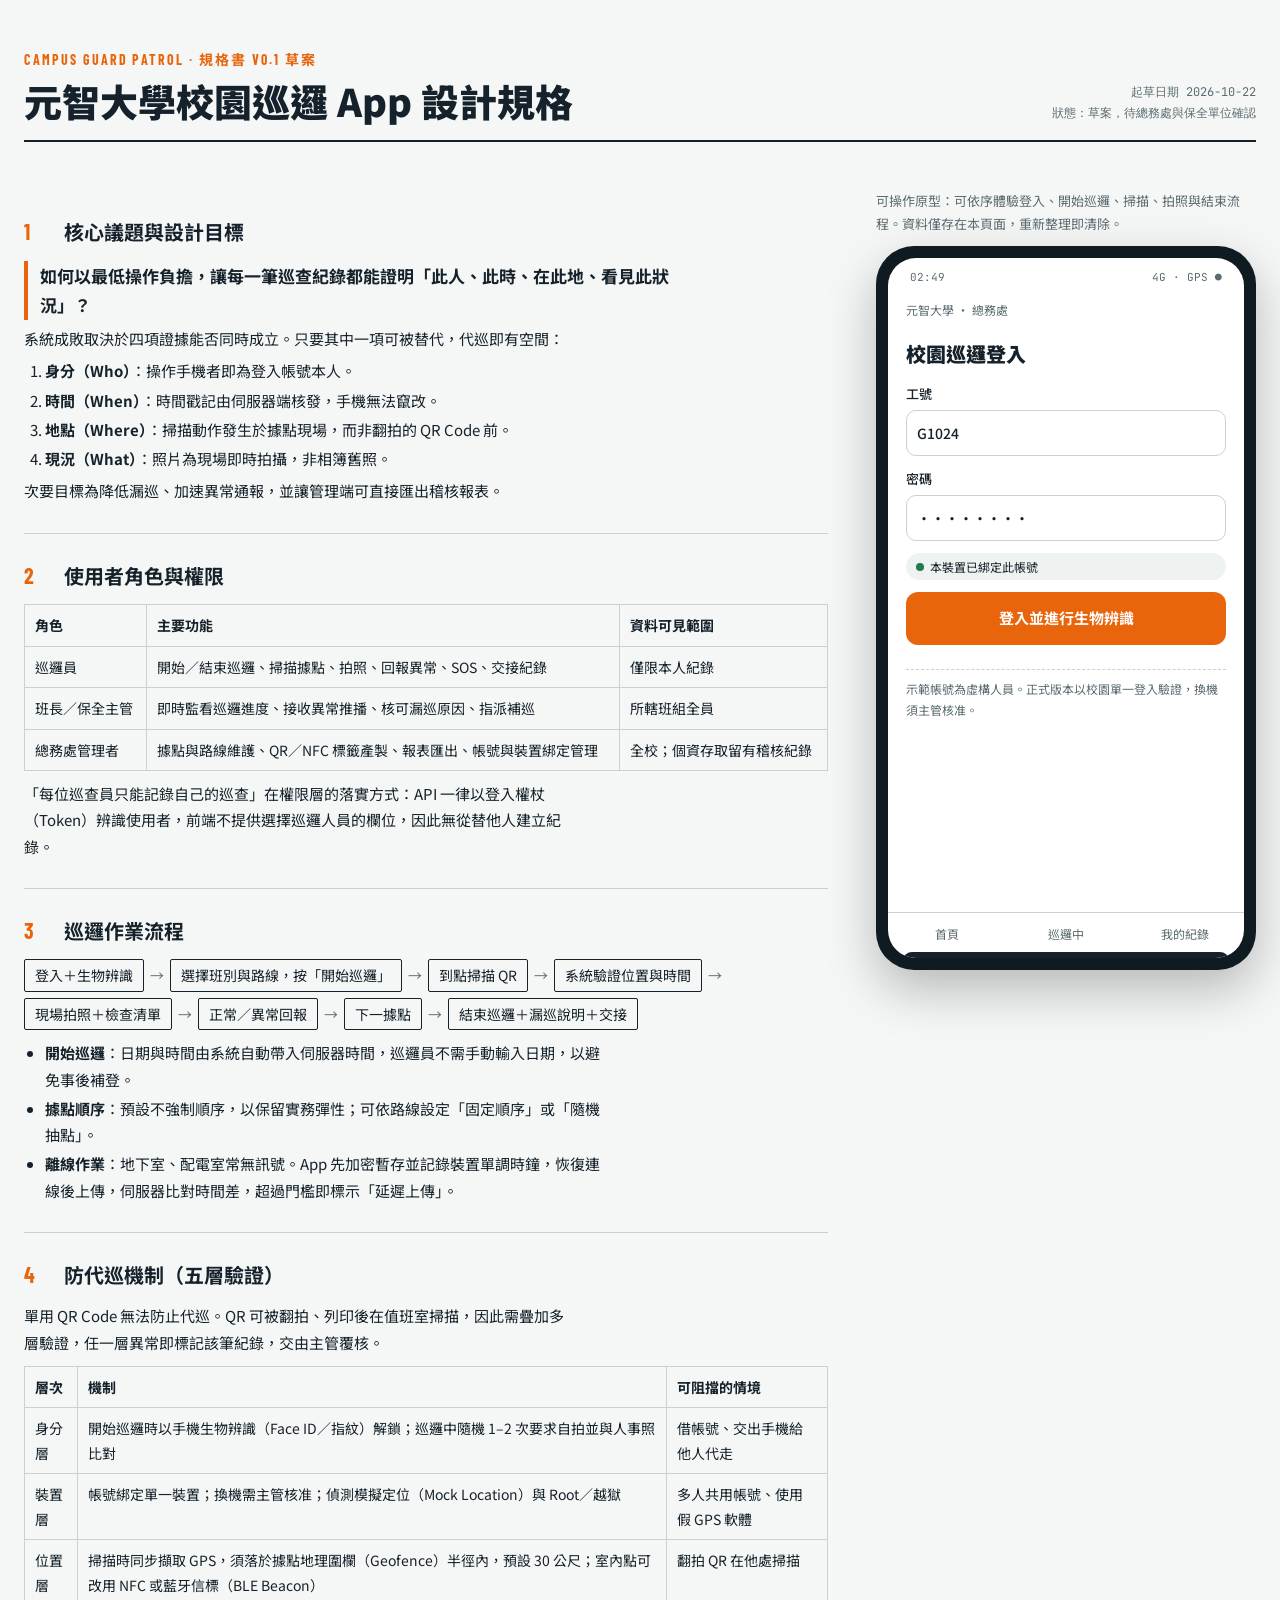
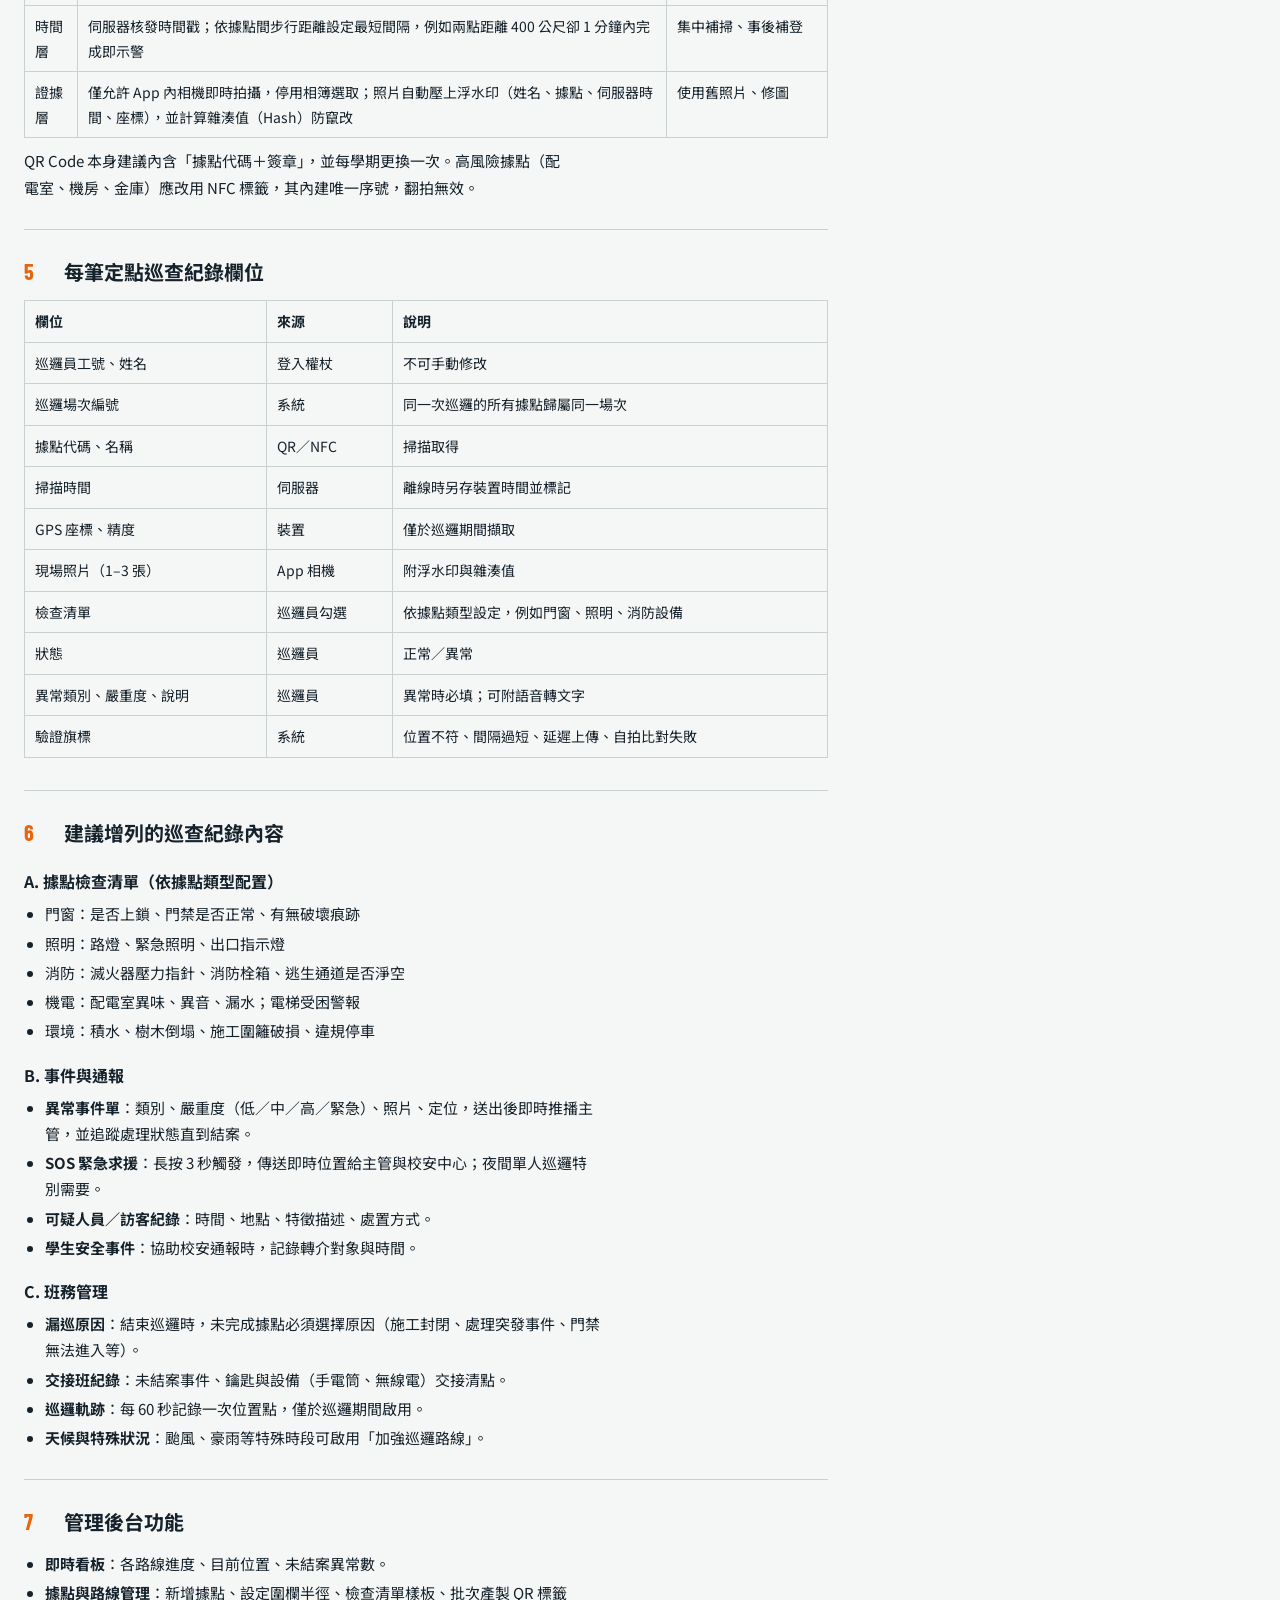
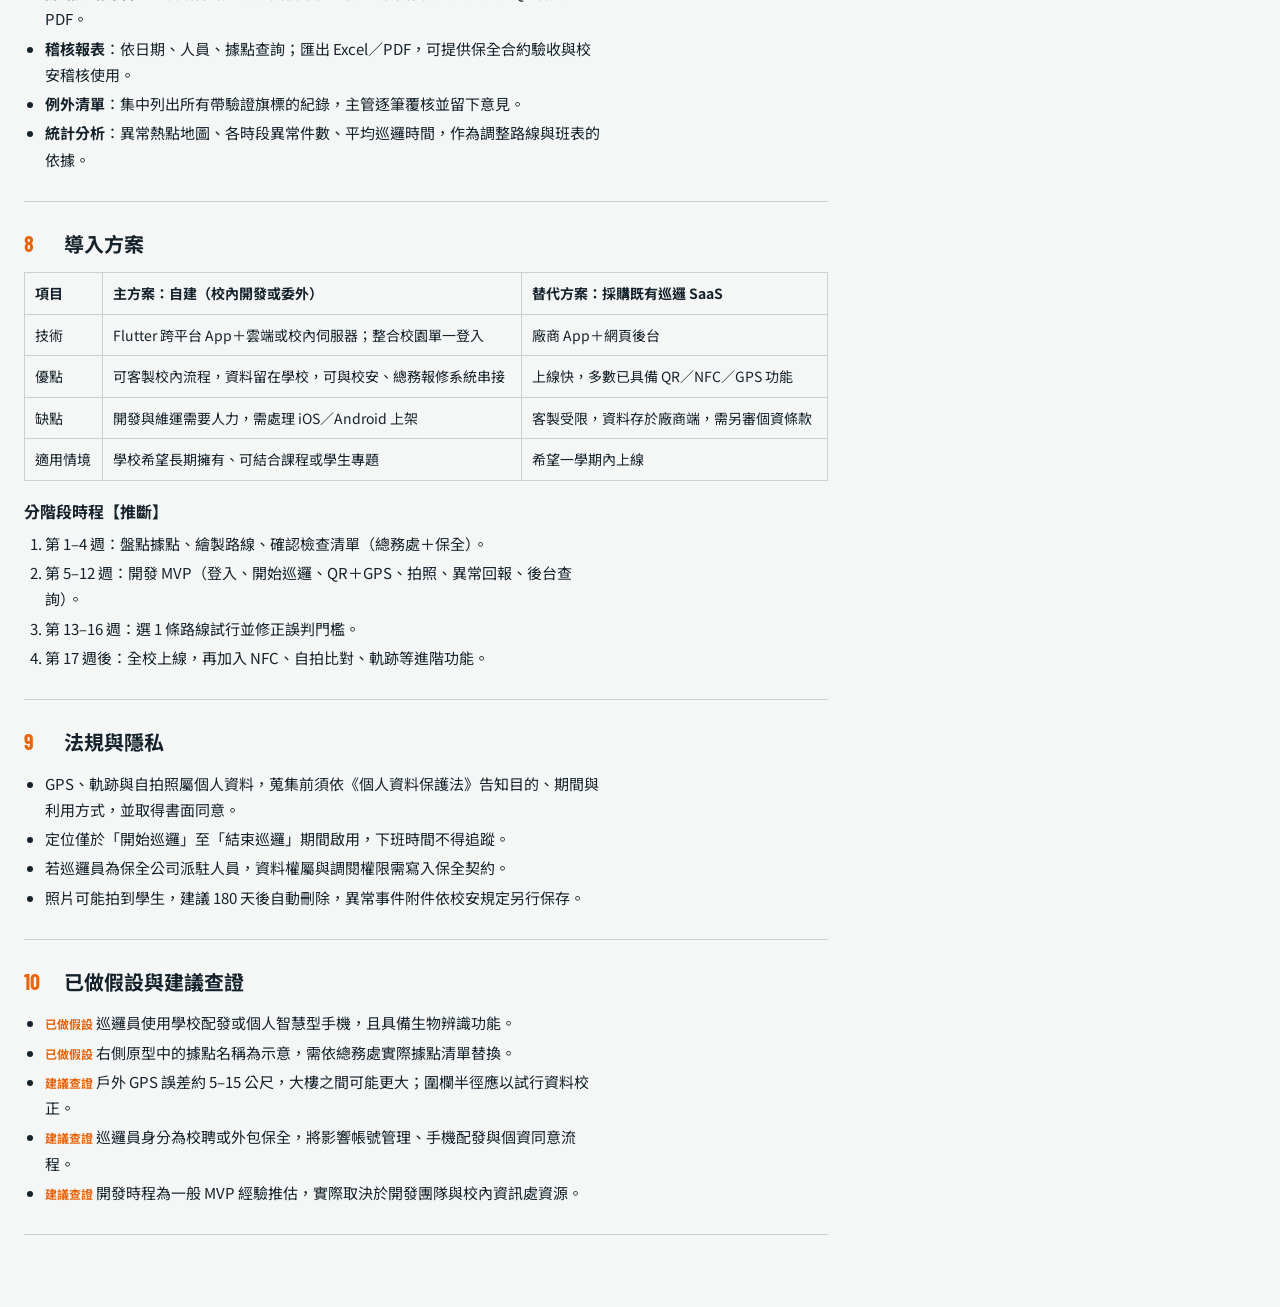
<file: docs/初版設計規格書.html>
<!doctype html>
<html lang="zh-Hant-TW">
<head>
<meta charset="utf-8">
<meta name="viewport" content="width=device-width, initial-scale=1">
<title>元智校園巡邏系統</title>
<link rel="preconnect" href="https://fonts.googleapis.com">
<link rel="stylesheet" href="https://fonts.googleapis.com/css2?family=Noto+Sans+TC:wght@400;500;700;900&family=Barlow+Condensed:wght@500;600;700&family=JetBrains+Mono:wght@400;600&display=swap">
<style>
/* Layout: 左欄為設計規格文件，右欄為黏附式手機原型；窄螢幕時原型置頂、規格在下 */
:root{
  --ink:#16222b;          /* 主文字：深夜巡邏的墨藍 */
  --paper:#f5f7f6;        /* 底：帶冷調的灰白 */
  --line:#c9d2d0;         /* 細線 */
  --muted:#5b6b70;        /* 次要文字 */
  --vest:#e8650c;         /* 重點色：反光背心橘 */
  --ok:#1f7a4d; --warn:#b7791f; --bad:#c0392b;
  --phone:#0f1a21; --screen:#ffffff; --chip:#eef2f1;
  --f-body:"Noto Sans TC","PingFang TC","Microsoft JhengHei",system-ui,sans-serif;
  --f-disp:"Barlow Condensed","Noto Sans TC",system-ui,sans-serif;
  --f-mono:"JetBrains Mono",ui-monospace,Menlo,Consolas,monospace;
}
@media (prefers-color-scheme: dark){:root:not([data-theme="light"]){
  --ink:#e4ebe9;--paper:#11181d;--line:#2c3a40;--muted:#94a5a9;--vest:#ff8a3d;
  --ok:#4fbf86;--warn:#e0a84a;--bad:#ef6b5c;--phone:#05090c;--screen:#18232a;--chip:#22313a;color-scheme:dark}}
:root[data-theme="dark"]{
  --ink:#e4ebe9;--paper:#11181d;--line:#2c3a40;--muted:#94a5a9;--vest:#ff8a3d;
  --ok:#4fbf86;--warn:#e0a84a;--bad:#ef6b5c;--phone:#05090c;--screen:#18232a;--chip:#22313a;color-scheme:dark}
html,body{background:var(--paper);color:var(--ink)}
body{font-family:var(--f-body);font-size:15px;line-height:1.75;
  padding-left:max(16px,env(safe-area-inset-left,0px));padding-right:max(16px,env(safe-area-inset-right,0px))}
*{box-sizing:border-box}
.wrap{max-width:1240px;margin:0 auto;display:grid;grid-template-columns:minmax(0,1fr) 380px;gap:48px;padding-block:40px 64px}
@media (max-width:900px){.wrap{grid-template-columns:minmax(0,1fr);gap:32px;padding-block:24px 48px}.proto{order:-1}}
header.top{grid-column:1/-1;border-bottom:2px solid var(--ink);padding-bottom:16px;display:flex;flex-wrap:wrap;justify-content:space-between;align-items:end;gap:12px}
.eyebrow{font-family:var(--f-disp);letter-spacing:.14em;text-transform:uppercase;color:var(--vest);font-weight:700;font-size:14px}
h1{font-size:clamp(26px,4vw,38px);line-height:1.25;margin:4px 0 0;font-weight:900;text-wrap:balance}
.meta{font-family:var(--f-mono);font-size:12px;color:var(--muted);text-align:right}
.doc{min-width:0}
.doc section{padding-block:22px;border-bottom:1px solid var(--line)}
.doc h2{font-size:20px;margin:0 0 10px;display:flex;gap:12px;align-items:baseline;text-wrap:balance}
.doc h2 .n{font-family:var(--f-disp);color:var(--vest);font-size:22px;min-width:28px}
.doc h3{font-size:16px;margin:16px 0 6px}
.doc p{margin:6px 0;max-width:68ch}
.doc ul,.doc ol{margin:6px 0;padding-left:1.4em;max-width:72ch}
.doc li{margin:3px 0}
.tag{font-size:12px;font-weight:700;color:var(--vest);white-space:nowrap}
.key{font-size:17px;font-weight:700;border-left:4px solid var(--vest);padding-left:12px;max-width:68ch}
.tbl{overflow-x:auto;margin:10px 0}
table{border-collapse:collapse;width:100%;font-size:14px;min-width:560px}
th,td{border:1px solid var(--line);padding:8px 10px;text-align:left;vertical-align:top;background:transparent}
th{font-weight:700}
td code,p code,li code{font-family:var(--f-mono);font-size:12.5px}
.flow{display:flex;flex-wrap:wrap;gap:6px;align-items:center;font-size:14px;margin:10px 0}
.flow span{border:1px solid var(--ink);padding:3px 10px;border-radius:2px}
.flow i{font-style:normal;color:var(--muted)}

/* ===== 手機原型 ===== */
.proto{position:sticky;top:calc(env(safe-area-inset-top,0px) + 16px);align-self:start}
.proto .cap{font-size:13px;color:var(--muted);margin:0 0 10px}
.phone{background:var(--phone);border-radius:38px;padding:12px;box-shadow:0 20px 50px rgba(0,0,0,.25);max-width:380px;margin:0 auto}
.screen{background:var(--screen);border-radius:28px;height:700px;overflow:hidden;display:flex;flex-direction:column;position:relative}
.sbar{display:flex;justify-content:space-between;font-family:var(--f-mono);font-size:11px;padding:10px 22px 4px;color:var(--muted)}
.view{flex:1;overflow-y:auto;padding:8px 18px 18px;display:flex;flex-direction:column;gap:12px}
.view h4{margin:4px 0 0;font-size:20px;font-weight:900}
.small{font-size:12px;color:var(--muted)}
.mono{font-family:var(--f-mono)}
.btn{font:inherit;font-weight:700;border:0;border-radius:12px;padding:13px 14px;cursor:pointer;background:var(--ink);color:var(--screen);width:100%}
.btn.vest{background:var(--vest);color:#fff}
.btn.ghost{background:transparent;color:var(--ink);border:1.5px solid var(--line)}
.btn.sos{background:var(--bad);color:#fff}
.btn:focus-visible,input:focus-visible,select:focus-visible,textarea:focus-visible,.pt:focus-visible{outline:3px solid var(--vest);outline-offset:2px}
.row{display:flex;gap:8px}
.row>*{flex:1}
label.f{display:flex;flex-direction:column;gap:4px;font-size:13px;font-weight:500}
input,select,textarea{font:inherit;font-size:14px;padding:10px;border:1.5px solid var(--line);border-radius:10px;background:var(--screen);color:var(--ink)}
.chip{display:inline-flex;align-items:center;gap:6px;font-size:12px;background:var(--chip);border-radius:999px;padding:3px 10px}
.dot{width:8px;height:8px;border-radius:50%;background:var(--ok);display:inline-block}
.card{border:1.5px solid var(--line);border-radius:14px;padding:12px}
.prog{height:8px;background:var(--chip);border-radius:9px;overflow:hidden}
.prog b{display:block;height:100%;background:var(--vest);transition:width .4s}
.pts{display:flex;flex-direction:column;gap:6px}
.pt{display:flex;justify-content:space-between;align-items:center;gap:8px;border:1.5px solid var(--line);border-radius:12px;padding:9px 12px;font-size:14px}
.pt .st{font-size:12px;font-weight:700;white-space:nowrap}
.st.todo{color:var(--muted)} .st.done{color:var(--ok)} .st.abn{color:var(--bad)}
.vf{background:#000;border-radius:16px;aspect-ratio:1/1;max-width:100%;position:relative;overflow:hidden}
.vf::before{content:"";position:absolute;inset:18%;border:3px solid var(--vest);border-radius:12px}
.vf::after{content:"";position:absolute;left:20%;right:20%;height:2px;background:var(--vest);top:20%;animation:scan 2s linear infinite alternate}
@keyframes scan{to{top:78%}}
@media (prefers-reduced-motion:reduce){.vf::after{animation:none;top:50%}}
.vf .hint{position:absolute;bottom:10px;left:0;right:0;text-align:center;color:#fff;font-size:12px}
.qrs{display:grid;grid-template-columns:1fr 1fr;gap:6px}
.qrs button{font:inherit;font-size:12px;padding:8px;border-radius:10px;border:1.5px dashed var(--line);background:transparent;color:var(--ink);cursor:pointer;text-align:left}
canvas.ph{width:100%;border-radius:12px;display:block}
.seg{display:flex;border:1.5px solid var(--line);border-radius:12px;overflow:hidden}
.seg label{flex:1;text-align:center;padding:9px;font-weight:700;font-size:14px;cursor:pointer}
.seg input{position:absolute;opacity:0;pointer-events:none}
.seg input:checked+span{color:var(--vest)}
.seg label:has(input:checked){background:var(--chip)}
.chk{display:flex;flex-direction:column;gap:4px;font-size:14px}
.chk label{display:flex;gap:8px;align-items:center}
.toast{position:absolute;left:14px;right:14px;bottom:14px;background:var(--ink);color:var(--screen);padding:10px 14px;border-radius:12px;font-size:13px;transform:translateY(140%);transition:transform .25s}
.toast.on{transform:none}
.toast.bad{background:var(--bad);color:#fff}
.nav{display:flex;border-top:1px solid var(--line)}
.nav button{flex:1;font:inherit;font-size:12px;padding:10px 0 14px;background:transparent;border:0;color:var(--muted);cursor:pointer}
.nav button.on{color:var(--vest);font-weight:700}
.kv{display:grid;grid-template-columns:auto 1fr;gap:2px 12px;font-size:13px}
.kv dt{color:var(--muted)} .kv dd{margin:0;font-family:var(--f-mono);font-size:12.5px}
.bio{display:flex;flex-direction:column;align-items:center;gap:10px;padding:30px 0}
.ring{width:110px;height:110px;border-radius:50%;border:4px solid var(--line);border-top-color:var(--vest);animation:spin 1s linear infinite}
@keyframes spin{to{transform:rotate(360deg)}}
@media (prefers-reduced-motion:reduce){.ring{animation:none}}
.note{font-size:12px;color:var(--muted);border-top:1px dashed var(--line);padding-top:8px}
</style>
</head>
<body>

<div class="wrap">
  <header class="top">
    <div>
      <div class="eyebrow">Campus Guard Patrol · 規格書 v0.1 草案</div>
      <h1>元智大學校園巡邏 App 設計規格</h1>
    </div>
    <div class="meta">起草日期 2026-10-22<br>狀態：草案，待總務處與保全單位確認</div>
  </header>

  <main class="doc">
    <section>
      <h2><span class="n">1</span>核心議題與設計目標</h2>
      <p class="key">如何以最低操作負擔，讓每一筆巡查紀錄都能證明「此人、此時、在此地、看見此狀況」？</p>
      <p>系統成敗取決於四項證據能否同時成立。只要其中一項可被替代，代巡即有空間：</p>
      <ol>
        <li><b>身分（Who）</b>：操作手機者即為登入帳號本人。</li>
        <li><b>時間（When）</b>：時間戳記由伺服器端核發，手機無法竄改。</li>
        <li><b>地點（Where）</b>：掃描動作發生於據點現場，而非翻拍的 QR Code 前。</li>
        <li><b>現況（What）</b>：照片為現場即時拍攝，非相簿舊照。</li>
      </ol>
      <p>次要目標為降低漏巡、加速異常通報，並讓管理端可直接匯出稽核報表。</p>
    </section>

    <section>
      <h2><span class="n">2</span>使用者角色與權限</h2>
      <div class="tbl"><table>
        <tr><th>角色</th><th>主要功能</th><th>資料可見範圍</th></tr>
        <tr><td>巡邏員</td><td>開始／結束巡邏、掃描據點、拍照、回報異常、SOS、交接紀錄</td><td>僅限本人紀錄</td></tr>
        <tr><td>班長／保全主管</td><td>即時監看巡邏進度、接收異常推播、核可漏巡原因、指派補巡</td><td>所轄班組全員</td></tr>
        <tr><td>總務處管理者</td><td>據點與路線維護、QR／NFC 標籤產製、報表匯出、帳號與裝置綁定管理</td><td>全校；個資存取留有稽核紀錄</td></tr>
      </table></div>
      <p>「每位巡查員只能記錄自己的巡查」在權限層的落實方式：API 一律以登入權杖（Token）辨識使用者，前端不提供選擇巡邏人員的欄位，因此無從替他人建立紀錄。</p>
    </section>

    <section>
      <h2><span class="n">3</span>巡邏作業流程</h2>
      <div class="flow"><span>登入＋生物辨識</span><i>→</i><span>選擇班別與路線，按「開始巡邏」</span><i>→</i><span>到點掃描 QR</span><i>→</i><span>系統驗證位置與時間</span><i>→</i><span>現場拍照＋檢查清單</span><i>→</i><span>正常／異常回報</span><i>→</i><span>下一據點</span><i>→</i><span>結束巡邏＋漏巡說明＋交接</span></div>
      <ul>
        <li><b>開始巡邏</b>：日期與時間由系統自動帶入伺服器時間，巡邏員不需手動輸入日期，以避免事後補登。</li>
        <li><b>據點順序</b>：預設不強制順序，以保留實務彈性；可依路線設定「固定順序」或「隨機抽點」。</li>
        <li><b>離線作業</b>：地下室、配電室常無訊號。App 先加密暫存並記錄裝置單調時鐘，恢復連線後上傳，伺服器比對時間差，超過門檻即標示「延遲上傳」。</li>
      </ul>
    </section>

    <section>
      <h2><span class="n">4</span>防代巡機制（五層驗證）</h2>
      <p>單用 QR Code 無法防止代巡。QR 可被翻拍、列印後在值班室掃描，因此需疊加多層驗證，任一層異常即標記該筆紀錄，交由主管覆核。</p>
      <div class="tbl"><table>
        <tr><th>層次</th><th>機制</th><th>可阻擋的情境</th></tr>
        <tr><td>身分層</td><td>開始巡邏時以手機生物辨識（Face ID／指紋）解鎖；巡邏中隨機 1–2 次要求自拍並與人事照比對</td><td>借帳號、交出手機給他人代走</td></tr>
        <tr><td>裝置層</td><td>帳號綁定單一裝置；換機需主管核准；偵測模擬定位（Mock Location）與 Root／越獄</td><td>多人共用帳號、使用假 GPS 軟體</td></tr>
        <tr><td>位置層</td><td>掃描時同步擷取 GPS，須落於據點地理圍欄（Geofence）半徑內，預設 30 公尺；室內點可改用 NFC 或藍牙信標（BLE Beacon）</td><td>翻拍 QR 在他處掃描</td></tr>
        <tr><td>時間層</td><td>伺服器核發時間戳；依據點間步行距離設定最短間隔，例如兩點距離 400 公尺卻 1 分鐘內完成即示警</td><td>集中補掃、事後補登</td></tr>
        <tr><td>證據層</td><td>僅允許 App 內相機即時拍攝，停用相簿選取；照片自動壓上浮水印（姓名、據點、伺服器時間、座標），並計算雜湊值（Hash）防竄改</td><td>使用舊照片、修圖</td></tr>
      </table></div>
      <p>QR Code 本身建議內含「據點代碼＋簽章」，並每學期更換一次。高風險據點（配電室、機房、金庫）應改用 NFC 標籤，其內建唯一序號，翻拍無效。</p>
    </section>

    <section>
      <h2><span class="n">5</span>每筆定點巡查紀錄欄位</h2>
      <div class="tbl"><table>
        <tr><th>欄位</th><th>來源</th><th>說明</th></tr>
        <tr><td>巡邏員工號、姓名</td><td>登入權杖</td><td>不可手動修改</td></tr>
        <tr><td>巡邏場次編號</td><td>系統</td><td>同一次巡邏的所有據點歸屬同一場次</td></tr>
        <tr><td>據點代碼、名稱</td><td>QR／NFC</td><td>掃描取得</td></tr>
        <tr><td>掃描時間</td><td>伺服器</td><td>離線時另存裝置時間並標記</td></tr>
        <tr><td>GPS 座標、精度</td><td>裝置</td><td>僅於巡邏期間擷取</td></tr>
        <tr><td>現場照片（1–3 張）</td><td>App 相機</td><td>附浮水印與雜湊值</td></tr>
        <tr><td>檢查清單</td><td>巡邏員勾選</td><td>依據點類型設定，例如門窗、照明、消防設備</td></tr>
        <tr><td>狀態</td><td>巡邏員</td><td>正常／異常</td></tr>
        <tr><td>異常類別、嚴重度、說明</td><td>巡邏員</td><td>異常時必填；可附語音轉文字</td></tr>
        <tr><td>驗證旗標</td><td>系統</td><td>位置不符、間隔過短、延遲上傳、自拍比對失敗</td></tr>
      </table></div>
    </section>

    <section>
      <h2><span class="n">6</span>建議增列的巡查紀錄內容</h2>
      <h3>A. 據點檢查清單（依據點類型配置）</h3>
      <ul>
        <li>門窗：是否上鎖、門禁是否正常、有無破壞痕跡</li>
        <li>照明：路燈、緊急照明、出口指示燈</li>
        <li>消防：滅火器壓力指針、消防栓箱、逃生通道是否淨空</li>
        <li>機電：配電室異味、異音、漏水；電梯受困警報</li>
        <li>環境：積水、樹木倒塌、施工圍籬破損、違規停車</li>
      </ul>
      <h3>B. 事件與通報</h3>
      <ul>
        <li><b>異常事件單</b>：類別、嚴重度（低／中／高／緊急）、照片、定位，送出後即時推播主管，並追蹤處理狀態直到結案。</li>
        <li><b>SOS 緊急求援</b>：長按 3 秒觸發，傳送即時位置給主管與校安中心；夜間單人巡邏特別需要。</li>
        <li><b>可疑人員／訪客紀錄</b>：時間、地點、特徵描述、處置方式。</li>
        <li><b>學生安全事件</b>：協助校安通報時，記錄轉介對象與時間。</li>
      </ul>
      <h3>C. 班務管理</h3>
      <ul>
        <li><b>漏巡原因</b>：結束巡邏時，未完成據點必須選擇原因（施工封閉、處理突發事件、門禁無法進入等）。</li>
        <li><b>交接班紀錄</b>：未結案事件、鑰匙與設備（手電筒、無線電）交接清點。</li>
        <li><b>巡邏軌跡</b>：每 60 秒記錄一次位置點，僅於巡邏期間啟用。</li>
        <li><b>天候與特殊狀況</b>：颱風、豪雨等特殊時段可啟用「加強巡邏路線」。</li>
      </ul>
    </section>

    <section>
      <h2><span class="n">7</span>管理後台功能</h2>
      <ul>
        <li><b>即時看板</b>：各路線進度、目前位置、未結案異常數。</li>
        <li><b>據點與路線管理</b>：新增據點、設定圍欄半徑、檢查清單樣板、批次產製 QR 標籤 PDF。</li>
        <li><b>稽核報表</b>：依日期、人員、據點查詢；匯出 Excel／PDF，可提供保全合約驗收與校安稽核使用。</li>
        <li><b>例外清單</b>：集中列出所有帶驗證旗標的紀錄，主管逐筆覆核並留下意見。</li>
        <li><b>統計分析</b>：異常熱點地圖、各時段異常件數、平均巡邏時間，作為調整路線與班表的依據。</li>
      </ul>
    </section>

    <section>
      <h2><span class="n">8</span>導入方案</h2>
      <div class="tbl"><table>
        <tr><th>項目</th><th>主方案：自建（校內開發或委外）</th><th>替代方案：採購既有巡邏 SaaS</th></tr>
        <tr><td>技術</td><td>Flutter 跨平台 App＋雲端或校內伺服器；整合校園單一登入</td><td>廠商 App＋網頁後台</td></tr>
        <tr><td>優點</td><td>可客製校內流程，資料留在學校，可與校安、總務報修系統串接</td><td>上線快，多數已具備 QR／NFC／GPS 功能</td></tr>
        <tr><td>缺點</td><td>開發與維運需要人力，需處理 iOS／Android 上架</td><td>客製受限，資料存於廠商端，需另審個資條款</td></tr>
        <tr><td>適用情境</td><td>學校希望長期擁有、可結合課程或學生專題</td><td>希望一學期內上線</td></tr>
      </table></div>
      <h3>分階段時程【推斷】</h3>
      <ol>
        <li>第 1–4 週：盤點據點、繪製路線、確認檢查清單（總務處＋保全）。</li>
        <li>第 5–12 週：開發 MVP（登入、開始巡邏、QR＋GPS、拍照、異常回報、後台查詢）。</li>
        <li>第 13–16 週：選 1 條路線試行並修正誤判門檻。</li>
        <li>第 17 週後：全校上線，再加入 NFC、自拍比對、軌跡等進階功能。</li>
      </ol>
    </section>

    <section>
      <h2><span class="n">9</span>法規與隱私</h2>
      <ul>
        <li>GPS、軌跡與自拍照屬個人資料，蒐集前須依《個人資料保護法》告知目的、期間與利用方式，並取得書面同意。</li>
        <li>定位僅於「開始巡邏」至「結束巡邏」期間啟用，下班時間不得追蹤。</li>
        <li>若巡邏員為保全公司派駐人員，資料權屬與調閱權限需寫入保全契約。</li>
        <li>照片可能拍到學生，建議 180 天後自動刪除，異常事件附件依校安規定另行保存。</li>
      </ul>
    </section>

    <section>
      <h2><span class="n">10</span>已做假設與建議查證</h2>
      <ul>
        <li><span class="tag">已做假設</span> 巡邏員使用學校配發或個人智慧型手機，且具備生物辨識功能。</li>
        <li><span class="tag">已做假設</span> 右側原型中的據點名稱為示意，需依總務處實際據點清單替換。</li>
        <li><span class="tag">建議查證</span> 戶外 GPS 誤差約 5–15 公尺，大樓之間可能更大；圍欄半徑應以試行資料校正。</li>
        <li><span class="tag">建議查證</span> 巡邏員身分為校聘或外包保全，將影響帳號管理、手機配發與個資同意流程。</li>
        <li><span class="tag">建議查證</span> 開發時程為一般 MVP 經驗推估，實際取決於開發團隊與校內資訊處資源。</li>
      </ul>
    </section>
  </main>

  <aside class="proto" aria-label="手機原型">
    <p class="cap">可操作原型：可依序體驗登入、開始巡邏、掃描、拍照與結束流程。資料僅存在本頁面，重新整理即清除。</p>
    <div class="phone">
      <div class="screen">
        <div class="sbar"><span id="clock">--:--</span><span>4G · GPS ●</span></div>
        <div class="view" id="view"></div>
        <nav class="nav" id="nav" hidden>
          <button data-go="home" id="nv-home">首頁</button>
          <button data-go="patrol" id="nv-patrol">巡邏中</button>
          <button data-go="history" id="nv-history">我的紀錄</button>
        </nav>
        <div class="toast" id="toast" role="status"></div>
      </div>
    </div>
  </aside>
</div>

<script>
(function(){
  const V=document.getElementById('view'), NAV=document.getElementById('nav'), T=document.getElementById('toast');
  const POINTS=[
    {id:'P01',name:'行政大樓正門',type:'門禁'},
    {id:'P02',name:'圖書館側門',type:'門禁'},
    {id:'P03',name:'體育館周邊',type:'戶外'},
    {id:'P04',name:'學生宿舍區',type:'宿舍'},
    {id:'P05',name:'地下停車場 B1',type:'停車場'},
    {id:'P06',name:'配電室',type:'機電'}
  ];
  const CHECKS={'門禁':['門窗已上鎖','門禁設備正常','無破壞痕跡'],'戶外':['照明正常','無積水或倒木','無可疑人員'],
    '宿舍':['出入口管制正常','逃生通道淨空','無可疑人員'],'停車場':['照明正常','無違規停車','緊急求救鈴正常'],
    '機電':['無異味或異音','無漏水','滅火器壓力正常']};
  const S={user:null,shift:null,recs:{},history:[],cur:null,photo:null};
  const pad=n=>String(n).padStart(2,'0');
  const now=()=>new Date();
  const hm=d=>pad(d.getHours())+':'+pad(d.getMinutes());
  const hms=d=>hm(d)+':'+pad(d.getSeconds());
  const ymd=d=>d.getFullYear()+'-'+pad(d.getMonth()+1)+'-'+pad(d.getDate());
  setInterval(()=>{document.getElementById('clock').textContent=hm(now())},1000);
  document.getElementById('clock').textContent=hm(now());
  function toast(msg,bad){T.textContent=msg;T.className='toast on'+(bad?' bad':'');clearTimeout(toast.t);toast.t=setTimeout(()=>T.className='toast',2600)}
  function nav(on){NAV.hidden=!S.user;['home','patrol','history'].forEach(k=>document.getElementById('nv-'+k).classList.toggle('on',k===on))}
  NAV.addEventListener('click',e=>{const g=e.target.dataset.go;if(!g)return;
    if(g==='patrol'&&!S.shift){toast('尚未開始巡邏');return} go(g)});
  function go(s){V.scrollTop=0;R[s]();}
  const R={};

  R.login=()=>{nav();V.innerHTML=`
    <div class="small">元智大學 · 總務處</div><h4>校園巡邏登入</h4>
    <label class="f">工號<input id="uid" value="G1024"></label>
    <label class="f">密碼<input id="pwd" type="password" value="••••••••"></label>
    <span class="chip"><span class="dot"></span>本裝置已綁定此帳號</span>
    <button class="btn vest" id="b-login">登入並進行生物辨識</button>
    <p class="note">示範帳號為虛構人員。正式版本以校園單一登入驗證，換機須主管核准。</p>`;
    document.getElementById('b-login').onclick=()=>{V.innerHTML=`<div class="bio"><div class="ring"></div><b>臉部辨識中</b><span class="small">請將手機對準臉部</span></div>`;
      setTimeout(()=>{S.user={id:document.getElementById('uid')?.value||'G1024',name:'林巡員（示範）'};S.user.id=S.user.id||'G1024';toast('身分驗證成功');go('home')},1200)}};

  R.home=()=>{nav('home');const d=now();const busy=!!S.shift;V.innerHTML=`
    <div class="small">${S.user.id} · ${S.user.name}</div><h4>今日巡邏</h4>
    <div class="card"><dl class="kv"><dt>日期</dt><dd>${ymd(d)}（伺服器時間）</dd><dt>目前時間</dt><dd>${hms(d)}</dd></dl></div>
    ${busy?`<div class="card"><b>巡邏進行中</b><div class="small">${S.shift.route} · ${S.shift.slot} · 開始於 ${hm(S.shift.start)}</div></div>
      <button class="btn vest" data-a="patrol">返回巡邏</button>`:`
    <label class="f">班別<select id="slot"><option>夜班 22:00–06:00</option><option>早班 06:00–14:00</option><option>中班 14:00–22:00</option></select></label>
    <label class="f">巡邏路線<select id="route"><option>A 線 · 校園全區（6 點）</option><option>B 線 · 加強巡邏（颱風豪雨）</option></select></label>
    <label class="f">天候<select id="wx"><option>晴</option><option>陰</option><option>雨</option><option>強風豪雨</option></select></label>
    <button class="btn vest" data-a="start">開始巡邏</button>`}
    <button class="btn ghost" data-a="history">查看我的巡查紀錄</button>
    <button class="btn sos" id="sos">長按 3 秒 · SOS 緊急求援</button>`;
    bindSOS();
    V.querySelector('[data-a=start]')?.addEventListener('click',()=>{
      S.shift={no:'R'+ymd(now()).replace(/-/g,'')+'-'+pad(Math.floor(Math.random()*90+10)),route:document.getElementById('route').value.split(' · ')[0],
        slot:document.getElementById('slot').value.split(' ')[0],wx:document.getElementById('wx').value,start:now(),events:[]};S.recs={};
      toast('已開始巡邏，定位追蹤啟用');go('patrol')});
    V.querySelector('[data-a=patrol]')?.addEventListener('click',()=>go('patrol'));
    V.querySelector('[data-a=history]').addEventListener('click',()=>go('history'))};

  function bindSOS(){const b=document.getElementById('sos');if(!b)return;let t;
    const down=()=>{b.textContent='持續按住…';t=setTimeout(()=>{b.textContent='已送出求援';toast('SOS 已送出：位置已傳送給值班主管與校安中心',true)},3000)};
    const up=()=>{clearTimeout(t);setTimeout(()=>{if(b.isConnected)b.textContent='長按 3 秒 · SOS 緊急求援'},1500)};
    b.addEventListener('pointerdown',down);['pointerup','pointerleave'].forEach(e=>b.addEventListener(e,up))}

  R.patrol=()=>{nav('patrol');const done=Object.keys(S.recs).length;const pct=Math.round(done/POINTS.length*100);
    const el=Math.floor((now()-S.shift.start)/60000);
    V.innerHTML=`<div class="small mono">${S.shift.no} · ${S.shift.route} · ${S.shift.slot}</div><h4>巡邏中 ${done}/${POINTS.length}</h4>
    <div class="prog"><b style="width:${pct}%"></b></div><div class="small">已進行 ${el} 分鐘 · 事件 ${S.shift.events.length} 件</div>
    <div class="pts">${POINTS.map(p=>{const r=S.recs[p.id];const st=!r?['todo','待巡']:r.status==='異常'?['abn','異常 '+hm(r.t)]:['done','完成 '+hm(r.t)];
      return `<div class="pt"><span><span class="mono small">${p.id}</span> ${p.name}</span><span class="st ${st[0]}">${st[1]}</span></div>`}).join('')}</div>
    <button class="btn vest" data-a="scan">掃描據點 QR Code</button>
    <div class="row"><button class="btn ghost" data-a="event">回報事件</button><button class="btn ghost" data-a="end">結束巡邏</button></div>
    <button class="btn sos" id="sos">長按 3 秒 · SOS 緊急求援</button>`;
    bindSOS();
    V.querySelector('[data-a=scan]').onclick=()=>go('scan');
    V.querySelector('[data-a=event]').onclick=()=>go('event');
    V.querySelector('[data-a=end]').onclick=()=>go('end')};

  R.scan=()=>{nav('patrol');V.innerHTML=`<h4>掃描據點</h4>
    <div class="vf"><div class="hint">將 QR Code 置於框內</div></div>
    <div class="small">原型模擬：點選下方標籤代表掃到該據點。最後一個標籤模擬「翻拍 QR、位置不符」。</div>
    <div class="qrs">${POINTS.map(p=>`<button data-p="${p.id}">${p.id} ${p.name}</button>`).join('')}<button data-p="FAKE">P03（值班室翻拍）</button></div>
    <button class="btn ghost" data-a="back">取消</button>`;
    V.querySelector('[data-a=back]').onclick=()=>go('patrol');
    V.querySelectorAll('[data-p]').forEach(b=>b.onclick=()=>{const id=b.dataset.p;
      if(id==='FAKE'){toast('位置驗證失敗：距離 P03 據點 412 公尺，超出 30 公尺圍欄',true);return}
      if(S.recs[id]){toast(id+' 本場次已完成，不可重複登錄',true);return}
      const times=Object.values(S.recs).map(r=>r.t);const last=times.length?Math.max(...times):0;
      const flag=last&&(now()-last)<20000?'間隔過短':'';
      S.cur={p:POINTS.find(x=>x.id===id),t:now(),acc:Math.floor(Math.random()*9+4),flag};S.photo=null;
      toast('掃描成功 · 位置驗證通過（誤差 '+S.cur.acc+' 公尺）');go('record')})};

  function drawPhoto(img){const c=document.getElementById('cv');const ctx=c.getContext('2d');c.width=640;c.height=480;
    if(img){const r=Math.max(640/img.width,480/img.height);const w=img.width*r,h=img.height*r;ctx.drawImage(img,(640-w)/2,(480-h)/2,w,h)}
    else{const g=ctx.createLinearGradient(0,0,0,480);g.addColorStop(0,'#2b3a44');g.addColorStop(1,'#0e161b');ctx.fillStyle=g;ctx.fillRect(0,0,640,480);
      ctx.fillStyle='#4a5c66';ctx.fillRect(220,120,200,300);ctx.fillStyle='#e8650c';ctx.fillRect(300,250,14,30);
      ctx.fillStyle='#fffbe0';ctx.beginPath();ctx.arc(320,70,22,0,7);ctx.fill()}
    ctx.fillStyle='rgba(0,0,0,.6)';ctx.fillRect(0,388,640,92);ctx.fillStyle='#fff';ctx.font='600 20px "Noto Sans TC",sans-serif';
    ctx.fillText(S.user.name+'  '+S.user.id+'  '+S.cur.p.id+' '+S.cur.p.name,16,418);
    ctx.font='16px "JetBrains Mono",monospace';ctx.fillText(ymd(S.cur.t)+' '+hms(S.cur.t)+'  24.97xx N 121.26xx E  ±'+S.cur.acc+'m',16,450);
    ctx.fillStyle='#e8650c';ctx.fillRect(0,388,6,92);S.photo=true;document.getElementById('cv').hidden=false}

  R.record=()=>{const c=S.cur;V.innerHTML=`<div class="small mono">${c.p.id} · ${c.p.type}</div><h4>${c.p.name}</h4>
    <div class="card"><dl class="kv"><dt>掃描時間</dt><dd>${hms(c.t)}</dd><dt>定位誤差</dt><dd>±${c.acc} m（圍欄內）</dd><dt>驗證旗標</dt><dd>${c.flag||'無'}</dd></dl></div>
    <canvas class="ph" id="cv" hidden></canvas>
    <div class="row"><button class="btn" data-a="shot">模擬拍照</button>
      <label class="btn ghost" style="text-align:center">使用相機<input id="file" type="file" accept="image/*" capture="environment" hidden></label></div>
    <div class="chk"><b>檢查清單</b>${CHECKS[c.p.type].map((x,i)=>`<label><input type="checkbox" id="ck${i}" checked> ${x}</label>`).join('')}</div>
    <div class="seg" role="radiogroup"><label><input type="radio" name="st" value="正常" checked><span>正常</span></label><label><input type="radio" name="st" value="異常"><span>異常</span></label></div>
    <div id="abn" hidden style="display:flex;flex-direction:column;gap:8px">
      <label class="f">異常類別<select id="cat"><option>門窗未鎖</option><option>照明故障</option><option>漏水積水</option><option>設備損壞</option><option>消防設備異常</option><option>可疑人員</option><option>其他</option></select></label>
      <label class="f">嚴重度<select id="sev"><option>低</option><option>中</option><option>高</option><option>緊急（立即通報）</option></select></label>
      <label class="f">說明<textarea id="memo" rows="2" placeholder="例：3 樓東側窗戶未關，已關閉並上鎖"></textarea></label></div>
    <button class="btn vest" data-a="save">完成定點巡查</button>
    <p class="note">正式版本停用相簿選取，僅允許 App 內相機即時拍攝。</p>`;
    V.querySelectorAll('input[name=st]').forEach(r=>r.onchange=()=>{document.getElementById('abn').hidden=V.querySelector('input[name=st]:checked').value!=='異常'});
    document.getElementById('abn').hidden=true;
    V.querySelector('[data-a=shot]').onclick=()=>drawPhoto(null);
    document.getElementById('file').onchange=e=>{const f=e.target.files[0];if(!f)return;const im=new Image();im.onload=()=>drawPhoto(im);im.src=URL.createObjectURL(f)};
    V.querySelector('[data-a=save]').onclick=()=>{
      if(!S.photo){toast('請先拍攝現場照片',true);return}
      const st=V.querySelector('input[name=st]:checked').value;
      if(st==='異常'&&!document.getElementById('memo').value.trim()){toast('異常狀態需填寫說明',true);return}
      const rec={pid:c.p.id,name:c.p.name,t:c.t,status:st,flag:c.flag,cat:st==='異常'?document.getElementById('cat').value:'',sev:st==='異常'?document.getElementById('sev').value:''};
      S.recs[c.p.id]=rec;toast(st==='異常'?'已登錄並推播主管：'+rec.cat:'定點巡查完成');go('patrol')}};

  R.event=()=>{nav('patrol');V.innerHTML=`<h4>回報事件</h4><div class="small">用於非據點位置的突發狀況，系統自動附上目前定位與時間。</div>
    <label class="f">事件類型<select id="et"><option>可疑人員</option><option>訪客登記</option><option>學生安全事件</option><option>違規停車</option><option>設施損壞</option><option>天災影響</option></select></label>
    <label class="f">處置方式<select id="eh"><option>已現場處理</option><option>已通報主管</option><option>已通報校安中心</option><option>已報警</option></select></label>
    <label class="f">描述<textarea id="ed" rows="3" placeholder="時間、地點、人員特徵、處置經過"></textarea></label>
    <button class="btn vest" data-a="send">送出事件單</button><button class="btn ghost" data-a="back">返回</button>`;
    V.querySelector('[data-a=back]').onclick=()=>go('patrol');
    V.querySelector('[data-a=send]').onclick=()=>{S.shift.events.push({t:now(),type:document.getElementById('et').value});toast('事件單已送出，編號 E'+Date.now().toString().slice(-5));go('patrol')}};

  R.end=()=>{nav('patrol');const miss=POINTS.filter(p=>!S.recs[p.id]);V.innerHTML=`<h4>結束巡邏</h4>
    <div class="card"><dl class="kv"><dt>場次</dt><dd>${S.shift.no}</dd><dt>開始</dt><dd>${hms(S.shift.start)}</dd><dt>結束</dt><dd>${hms(now())}</dd>
    <dt>完成</dt><dd>${POINTS.length-miss.length}/${POINTS.length}</dd><dt>事件</dt><dd>${S.shift.events.length} 件</dd></dl></div>
    ${miss.length?`<b>未巡據點須說明原因</b>${miss.map(p=>`<label class="f">${p.id} ${p.name}<select data-m="${p.id}"><option value="">請選擇</option><option>施工封閉</option><option>處理突發事件</option><option>門禁無法進入</option><option>天候因素</option></select></label>`).join('')}`:'<span class="chip"><span class="dot"></span>全部據點已完成</span>'}
    <label class="f">交接事項<textarea id="ho" rows="2" placeholder="未結案事件、鑰匙與無線電清點"></textarea></label>
    <button class="btn vest" data-a="fin">確認結束並送出</button><button class="btn ghost" data-a="back">繼續巡邏</button>`;
    V.querySelector('[data-a=back]').onclick=()=>go('patrol');
    V.querySelector('[data-a=fin]').onclick=()=>{if([...V.querySelectorAll('[data-m]')].some(s=>!s.value)){toast('請為每個未巡據點選擇原因',true);return}
      const abn=Object.values(S.recs).filter(r=>r.status==='異常').length;
      S.history.unshift({no:S.shift.no,date:ymd(S.shift.start),slot:S.shift.slot,route:S.shift.route,start:S.shift.start,end:now(),done:POINTS.length-miss.length,abn,miss:miss.length});
      S.shift=null;S.recs={};toast('巡邏已結束，定位追蹤停止');go('history')}};

  R.history=()=>{nav('history');const rows=S.history.concat([
      {no:'R20261021-37',date:'2026-10-21',slot:'夜班',route:'A 線',done:6,abn:1,miss:0,ex:1},
      {no:'R20261020-12',date:'2026-10-20',slot:'夜班',route:'A 線',done:5,abn:0,miss:1,ex:1}]);
    V.innerHTML=`<div class="small">${S.user.id} · ${S.user.name}</div><h4>我的巡查紀錄</h4>
    <div class="small">僅顯示本人紀錄。標示「示例」者為預先放入的範例資料。</div>
    ${rows.map(r=>`<div class="card"><div style="display:flex;justify-content:space-between;gap:8px"><b class="mono">${r.no}</b>${r.ex?'<span class="chip">示例</span>':''}</div>
      <div class="small">${r.date} · ${r.slot} · ${r.route}</div>
      <div style="display:flex;gap:6px;flex-wrap:wrap;margin-top:6px"><span class="chip">完成 ${r.done}/6</span>${r.abn?`<span class="chip" style="color:var(--bad)">異常 ${r.abn}</span>`:''}${r.miss?`<span class="chip" style="color:var(--warn)">漏巡 ${r.miss}（已說明）</span>`:''}</div></div>`).join('')}
    <button class="btn ghost" data-a="home">返回首頁</button>`;
    V.querySelector('[data-a=home]').onclick=()=>go('home')};

  go('login');
})();
</script>

</body>
</html>
</file>
